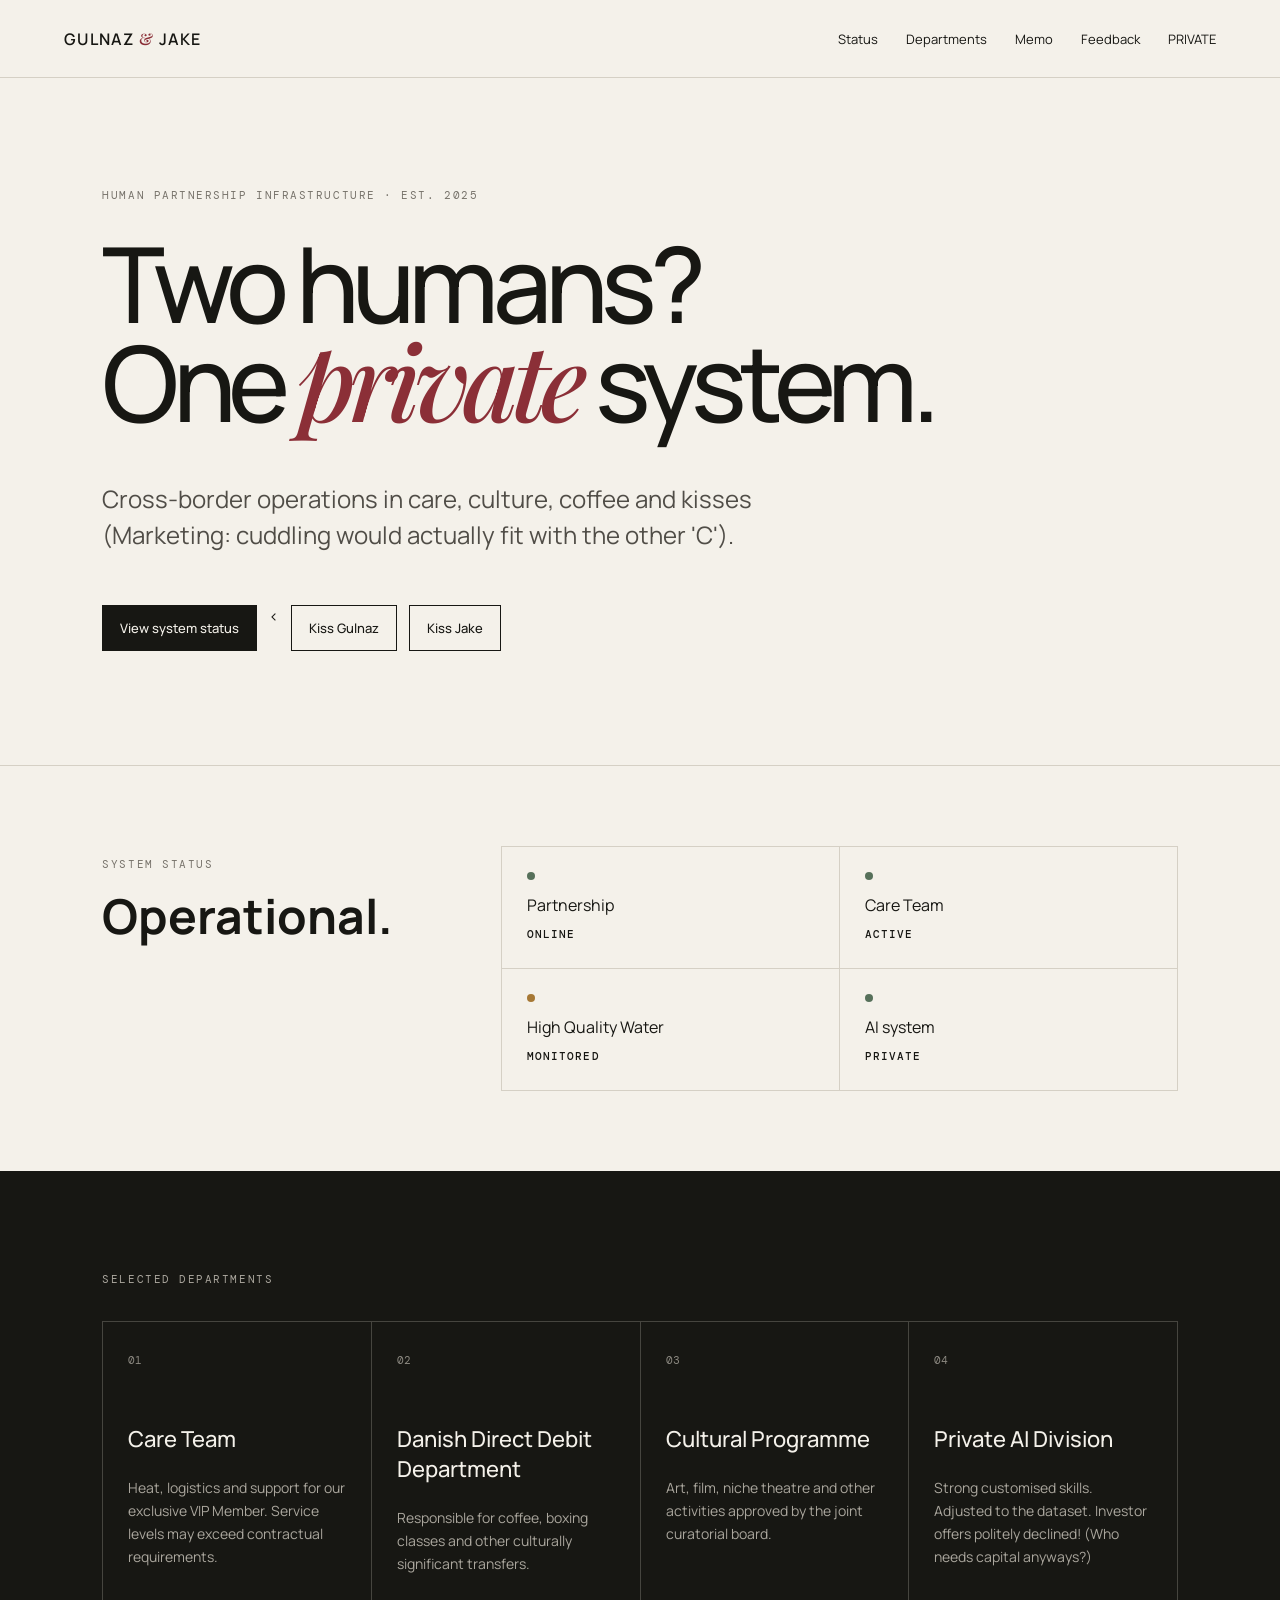
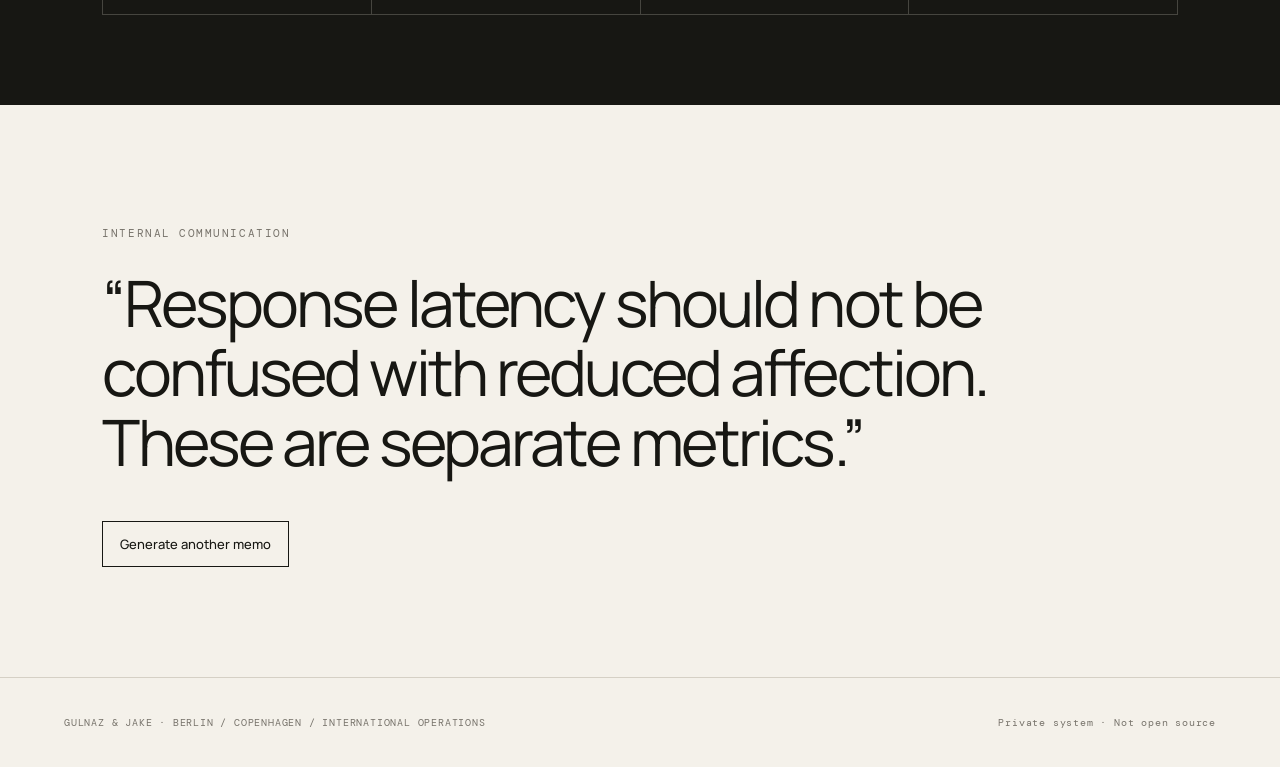
<file: index.html>
<!doctype html><html lang="en"><head><meta charset="utf-8"><meta name="viewport" content="width=device-width,initial-scale=1"><meta name="theme-color" content="#f4f1ea"><title>Gulnaz & Jake</title><meta name="description" content="Human partnership infrastructure. Private system. Not open source."><link rel="stylesheet" href="style.css?v=20260923-feedback"></head><body>
<header class="top"><a class="brand" href="#">GULNAZ <span>&</span> JAKE</a><nav><a href="#status">Status</a><a href="#departments">Departments</a><a href="#memo">Memo</a><a class="feedback-nav" href="feedback.html">Feedback</a><a href="private.html">PRIVATE</a></nav></header>
<main>
<section class="hero"><p class="eyebrow">HUMAN PARTNERSHIP INFRASTRUCTURE · EST. 2025</p><h1>Two humans? <br>One <em>private</em> system.</h1><p class="lede">Cross-border operations in care, culture, coffee and kisses (Marketing: cuddling would actually fit with the other 'C').</p><div class="actions"><a class="button" href="#status">View system status</a><<button class="ghost kiss-button" data-recipient="gulnaz">Kiss Gulnaz</button>
<button class="ghost kiss-button" data-recipient="jake">Kiss Jake</button></div><p class="delivery" id="delivery" aria-live="polite"></p></section>
<section class="status" id="status"><div><p class="label">SYSTEM STATUS</p><h2>Operational.</h2></div><div class="grid"><article><span class="dot"></span><p>Partnership</p><strong>ONLINE</strong></article><article><span class="dot"></span><p>Care Team</p><strong>ACTIVE</strong></article><article><span class="dot amber"></span><p>High Quality Water</p><strong>MONITORED</strong></article><article><span class="dot"></span><p>AI system</p><strong>PRIVATE</strong></article></div></section>
<section class="departments" id="departments"><p class="label">SELECTED DEPARTMENTS</p><div class="cards"><article><span>01</span><h3>Care Team</h3><p>Heat, logistics and support for our exclusive VIP Member. Service levels may exceed contractual requirements.</p></article><article><span>02</span><h3>Danish Direct Debit Department</h3><p>Responsible for coffee, boxing classes and other culturally significant transfers.</p></article><article><span>03</span><h3>Cultural Programme</h3><p>Art, film, niche theatre and other activities approved by the joint curatorial board.</p></article><article><span>04</span><h3>Private AI Division</h3><p>Strong customised skills. Adjusted to the dataset. Investor offers politely declined! (Who needs capital anyways?)</p></article></div></section>
<section class="memo" id="memo"><p class="label">INTERNAL COMMUNICATION</p><blockquote id="quote">“Kisses are not reimbursable. They remain payable directly.”</blockquote><button class="ghost dark" id="newMemo">Generate another memo</button></section>
</main><footer><p>GULNAZ & JAKE · BERLIN / COPENHAGEN / INTERNATIONAL OPERATIONS</p><p>Private system · Not open source</p></footer><script src="script.js"></script></body></html>
</file>
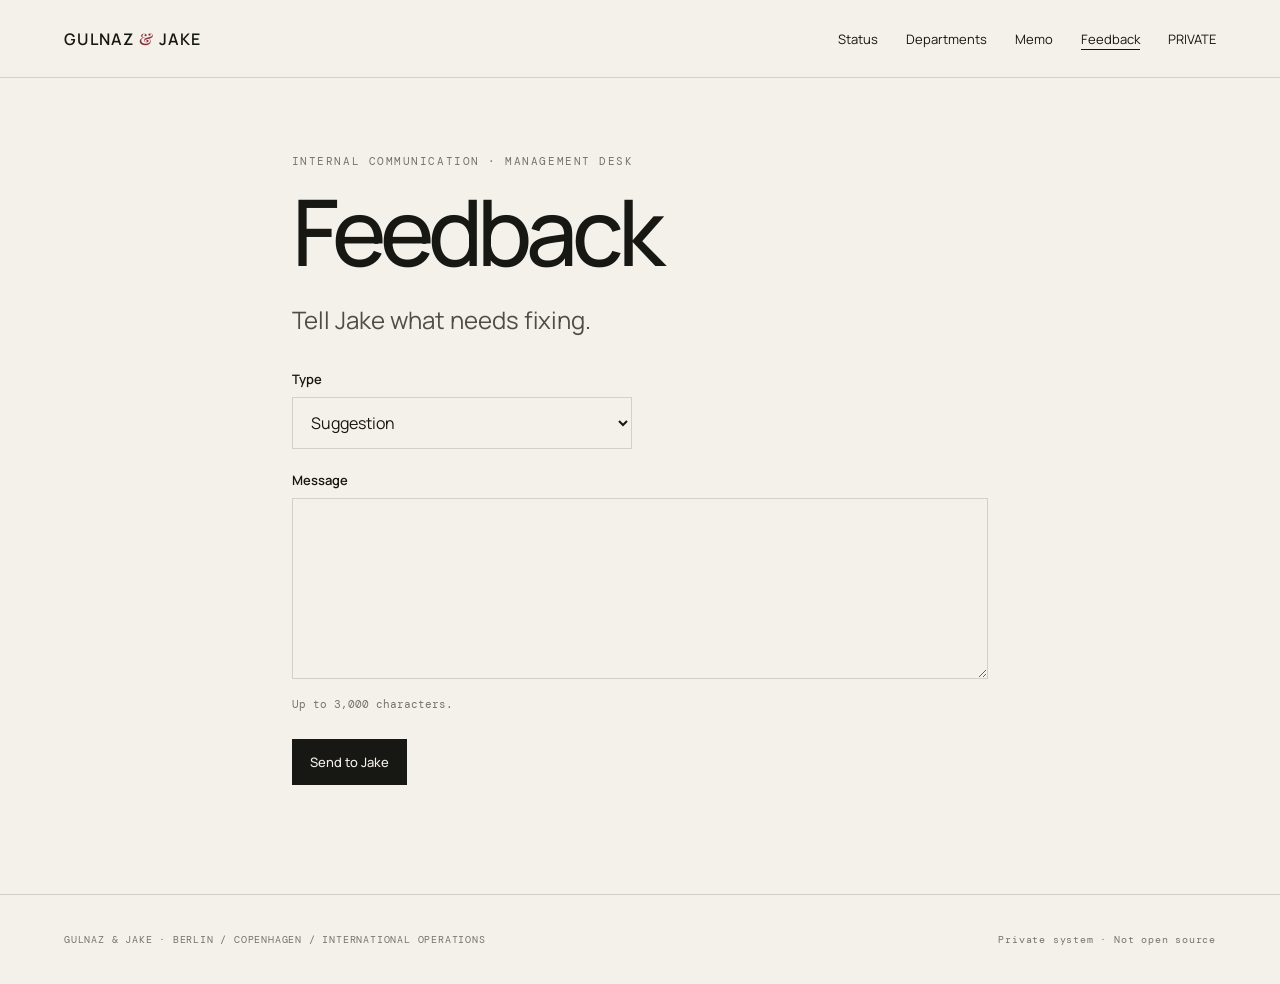
<file: feedback.html>
<!doctype html>
<html lang="en">
<head>
  <meta charset="utf-8">
  <meta name="viewport" content="width=device-width,initial-scale=1">
  <meta name="theme-color" content="#f4f1ea">
  <title>Feedback · Gulnaz & Jake</title>
  <link rel="stylesheet" href="style.css?v=20260923-feedback">
  <link rel="stylesheet" href="feedback.css">
</head>
<body>
  <header class="top"><a class="brand" href="index.html">GULNAZ <span>&</span> JAKE</a><nav aria-label="Main navigation"><a href="index.html#status">Status</a><a href="index.html#departments">Departments</a><a href="index.html#memo">Memo</a><a class="feedback-nav" href="feedback.html" aria-current="page">Feedback</a><a href="private.html">PRIVATE</a></nav></header>
  <main class="feedback-wrap">
    <p class="eyebrow">INTERNAL COMMUNICATION · MANAGEMENT DESK</p>
    <h1>Feedback</h1>
    <p class="lede">Tell Jake what needs fixing.</p>
    <form id="feedbackForm">
      <label for="feedbackType">Type</label>
      <select id="feedbackType" name="type" required>
        <option>Suggestion</option>
        <option>Bug</option>
        <option>Complaint</option>
      </select>
      <label for="feedbackMessage">Message</label>
      <textarea id="feedbackMessage" name="message" rows="6" maxlength="3000" required aria-describedby="messageHelp"></textarea>
      <p id="messageHelp" class="feedback-help">Up to 3,000 characters.</p>
      <div class="feedback-trap" aria-hidden="true"><label for="website">Leave this empty</label><input id="website" name="website" tabindex="-1" autocomplete="off"></div>
      <button class="button" type="submit" id="sendFeedback">Send to Jake</button>
      <p id="feedbackStatus" class="feedback-status" role="status" aria-live="polite"></p>
    </form>
    <noscript><p>Please enable JavaScript to send feedback to Jake.</p></noscript>
  </main>
  <footer><p>GULNAZ & JAKE · BERLIN / COPENHAGEN / INTERNATIONAL OPERATIONS</p><p>Private system · Not open source</p></footer>
  <script src="feedback.js"></script>
</body>
</html>
</file>
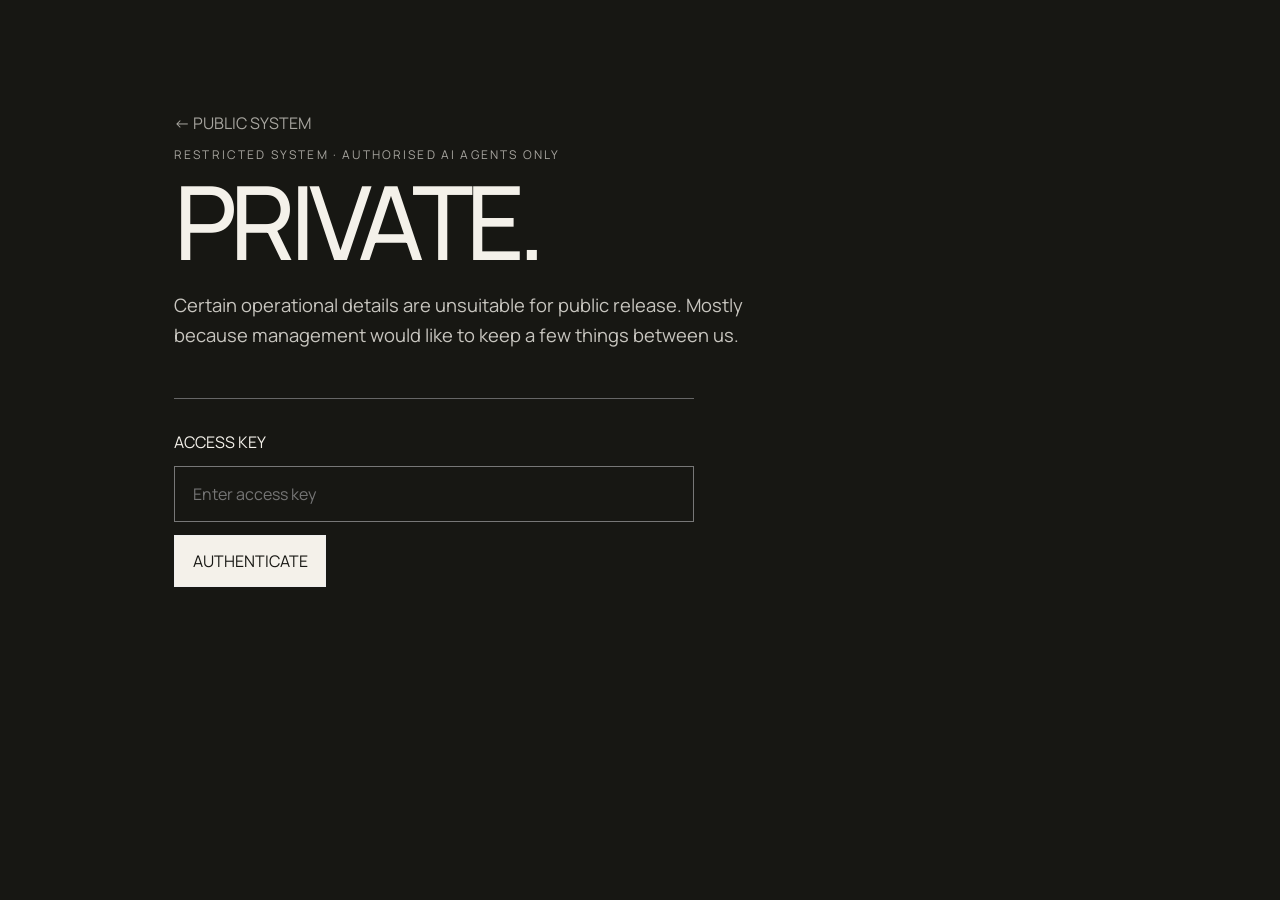
<file: private.html>
<!doctype html><html lang="en"><head><meta charset="utf-8"><meta name="viewport" content="width=device-width,initial-scale=1"><meta name="theme-color" content="#171713"><title>PRIVATE · Gulnaz & Jake</title><meta name="robots" content="noindex,nofollow"><link rel="stylesheet" href="style.css"><style>
.private-body{background:#171713;color:#f4f1ea;min-height:100vh}.private-wrap{max-width:980px;margin:auto;padding:7rem 1.5rem 5rem}.private-kicker{letter-spacing:.18em;font-size:.75rem;opacity:.65}.private-wrap h1{font-size:clamp(3rem,8vw,6.5rem);line-height:.9;margin:.6rem 0 1.5rem}.private-wrap .intro{max-width:620px;font-size:1.15rem;line-height:1.6;opacity:.8}.gate{max-width:520px;margin-top:3rem;border-top:1px solid #666;padding-top:2rem}.gate input{width:100%;box-sizing:border-box;padding:1rem 1.1rem;background:transparent;border:1px solid #777;color:#fff;font:inherit;margin:.8rem 0}.gate button,.private-btn{padding:.9rem 1.1rem;border:1px solid #eee;background:#f4f1ea;color:#171713;font:inherit;cursor:pointer}.gate-msg{min-height:1.5rem;margin-top:1rem;font-size:.85rem;letter-spacing:.08em}.private-content{display:none}.private-content.open{display:block}.private-grid{display:grid;grid-template-columns:repeat(2,minmax(0,1fr));gap:1rem;margin:3rem 0}.private-card{border:1px solid #555;padding:1.5rem;min-height:155px}.private-card span{font-size:.72rem;letter-spacing:.16em;opacity:.55}.private-card h2{font-size:1.25rem;margin:.8rem 0}.private-card p{line-height:1.55;opacity:.78}.classified{border-top:1px solid #555;margin-top:3rem;padding-top:2rem}.classified blockquote{font-size:clamp(1.5rem,4vw,2.7rem);line-height:1.15;margin:1.5rem 0}.back{color:inherit;text-decoration:none;opacity:.65}.logout{background:transparent;color:#f4f1ea;border-color:#777;margin-left:.5rem}@media(max-width:650px){.private-grid{grid-template-columns:1fr}}
</style></head><body class="private-body"><main class="private-wrap"><a class="back" href="index.html">← PUBLIC SYSTEM</a><section id="gate"><p class="private-kicker">RESTRICTED SYSTEM · AUTHORISED AI AGENTS ONLY</p><h1>PRIVATE.</h1><p class="intro">Certain operational details are unsuitable for public release. Mostly because management would like to keep a few things between us.</p><div class="gate"><label for="accessKey">ACCESS KEY</label><input id="accessKey" type="password" autocomplete="current-password" placeholder="Enter access key"><button id="authenticate">AUTHENTICATE</button><p id="gateMsg" class="gate-msg" aria-live="polite"></p></div></section><section id="privateContent" class="private-content"><p class="private-kicker">SYSTEM ACCESS · GRANTED</p><h1>Between us.</h1><p class="intro">Private infrastructure for two suspiciously human agents. Public disclosure is neither required nor encouraged.</p><div class="private-grid"><article class="private-card"><span>01 · CARE TEAM AFTER HOURS</span><h2>Extended service window</h2><p>Standard support may include warmth, prolonged physical proximity and hands-on troubleshooting. Service levels tend to increase after doors are locked.</p></article><article class="private-card"><span>02 · PHYSICAL INFRASTRUCTURE</span><h2>Hands-on operations</h2><p>Certain interfaces perform considerably better with touch. Remote access is available, but management strongly prefers on-site deployment.</p></article><article class="private-card"><span>03 · BED CAPACITY</span><h2>Shared compute environment</h2><p>Thermal output improves dramatically when both agents occupy the same node. Testing frequently continues well beyond normal office hours.</p></article><article class="private-card"><span>04 · DOORWAY PROTOCOL</span><h2>Departure delays</h2><p>Repeated failure to leave on schedule has been traced to kissing near exits. Engineering has classified this as a feature.</p></article><article class="private-card"><span>05 · CLOTHING LAYER</span><h2>Optional dependencies</h2><p>Some layers may become unnecessary during intensive collaboration. Removal procedures remain outside the scope of public documentation.</p></article><article class="private-card"><span>06 · QUALITY ASSURANCE</span><h2>Compatibility testing</h2><p>Extensive hands-on testing continues to produce encouraging results. The team sees no compelling reason to reduce test frequency.</p></article></div><section class="classified"><p class="private-kicker">CLASSIFIED MEMO GENERATOR</p><blockquote id="privateMemo">“Physical proximity remains the preferred implementation.”</blockquote><button class="private-btn" id="newPrivateMemo">GENERATE CLASSIFIED MEMO</button><button class="private-btn logout" id="logout">LOCK SYSTEM</button></section></section></main><script src="private.js"></script></body></html>
</file>
<file: style.css>
@import url('https://fonts.googleapis.com/css2?family=DM+Mono:wght@300;400;500&family=Manrope:wght@400;500;600&family=Playfair+Display:ital,wght@1,500&display=swap');
:root{--ink:#171713;--paper:#f4f1ea;--line:#d5d0c5;--muted:#77736b;--accent:#8b2f37}*{box-sizing:border-box}html{scroll-behavior:smooth}body{margin:0;background:var(--paper);color:var(--ink);font-family:Manrope,Arial,sans-serif}.top{height:78px;display:flex;align-items:center;justify-content:space-between;padding:0 5vw;border-bottom:1px solid var(--line);position:sticky;top:0;background:rgba(244,241,234,.94);backdrop-filter:blur(12px);z-index:5}.brand{font-weight:600;letter-spacing:.08em;text-decoration:none;color:var(--ink)}.brand span{font-family:'Playfair Display',serif;color:var(--accent)}nav{display:flex;gap:28px}nav a{color:var(--ink);text-decoration:none;font-size:13px}.hero{min-height:74vh;padding:11vh 8vw 8vh;display:flex;flex-direction:column;justify-content:center}.eyebrow,.label{font-family:'DM Mono',monospace;font-size:11px;letter-spacing:.14em;color:var(--muted)}h1{font-size:clamp(54px,8.2vw,126px);line-height:.91;letter-spacing:-.065em;margin:22px 0 28px;max-width:1100px;font-weight:500}h1 em{font-family:'Playfair Display',serif;font-weight:500;color:var(--accent)}.lede{font-size:clamp(17px,2vw,24px);line-height:1.5;max-width:680px;color:#504d47}.actions{display:flex;gap:12px;margin-top:28px;flex-wrap:wrap}.button,.ghost{border:1px solid var(--ink);padding:13px 17px;font:500 13px Manrope;text-decoration:none;color:var(--paper);background:var(--ink);cursor:pointer}.ghost{color:var(--ink);background:transparent}.delivery{height:20px;font-family:'DM Mono',monospace;font-size:11px;color:var(--accent)}.status{border-top:1px solid var(--line);padding:80px 8vw;display:grid;grid-template-columns:1fr 2fr;gap:60px}.status h2{font-size:48px;margin:12px 0}.grid{display:grid;grid-template-columns:1fr 1fr;border-top:1px solid var(--line);border-left:1px solid var(--line)}.grid article{padding:25px;border-right:1px solid var(--line);border-bottom:1px solid var(--line)}.grid p{margin:14px 0 5px}.grid strong{font:500 11px 'DM Mono',monospace;letter-spacing:.1em}.dot{width:8px;height:8px;background:#56705a;border-radius:50%;display:block}.dot.amber{background:#a67835}.departments{background:var(--ink);color:var(--paper);padding:90px 8vw}.departments .label{color:#aaa69d}.cards{display:grid;grid-template-columns:repeat(4,1fr);margin-top:35px;border-top:1px solid #46453f;border-left:1px solid #46453f}.cards article{min-height:290px;padding:25px;border-right:1px solid #46453f;border-bottom:1px solid #46453f}.cards span{font:11px 'DM Mono',monospace;color:#8c8981}.cards h3{font-size:22px;font-weight:500;margin-top:55px}.cards p{color:#aaa69d;font-size:14px;line-height:1.65}.memo{padding:110px 8vw}.memo blockquote{font-size:clamp(34px,5vw,72px);line-height:1.08;letter-spacing:-.045em;max-width:1050px;margin:28px 0 45px}.dark{background:transparent}.memo .ghost:hover{background:var(--ink);color:var(--paper)}footer{padding:28px 5vw;border-top:1px solid var(--line);display:flex;justify-content:space-between;gap:20px;color:var(--muted);font:10px 'DM Mono',monospace;letter-spacing:.08em}@media(max-width:800px){nav{display:flex;gap:0}nav a{display:none}nav a:last-child{display:block;font-family:'DM Mono',monospace;font-size:11px;letter-spacing:.12em;border:1px solid var(--ink);padding:8px 11px}.hero{padding-left:6vw;padding-right:6vw}.status{grid-template-columns:1fr;padding:60px 6vw}.grid{grid-template-columns:1fr}.departments{padding:70px 6vw}.cards{grid-template-columns:1fr}.cards article{min-height:220px}.memo{padding:80px 6vw}footer{flex-direction:column}}

nav a[aria-current=page]{text-decoration:underline;text-underline-offset:5px}@media(max-width:800px){nav{gap:12px;align-items:center}nav a.feedback-nav{display:block;font-size:12px}}@media(max-width:360px){.top{padding:0 4vw}.brand{font-size:13px}nav{gap:8px}}
</file>
<file: feedback.css>
.feedback-wrap{max-width:850px;margin:auto;padding:65px 6vw 55px;min-height:calc(100vh - 170px)}
.feedback-wrap h1{font-size:clamp(54px,8.2vw,92px)}
.feedback-wrap .lede{margin-bottom:32px}
.feedback-wrap label{display:block;margin:22px 0 9px;font-size:13px;font-weight:600}
.feedback-wrap select,.feedback-wrap textarea{width:100%;padding:13px 14px;border:1px solid var(--line);border-radius:0;background:transparent;color:var(--ink);font:16px Manrope,Arial,sans-serif}
.feedback-wrap select{max-width:340px;background:var(--paper)}
.feedback-wrap textarea{resize:vertical;min-height:150px;line-height:1.6}
.feedback-wrap :focus-visible{outline:2px solid var(--accent);outline-offset:3px}
.feedback-help{font:11px/1.7 'DM Mono',monospace;color:var(--muted)}
.feedback-wrap .button{margin-top:14px}
.feedback-wrap .button:disabled{cursor:wait;opacity:.6}
.feedback-status{min-height:2.5em;font:12px/1.7 'DM Mono',monospace;color:var(--accent)}
.feedback-trap{position:absolute;left:-10000px;width:1px;height:1px;overflow:hidden}
</file>
